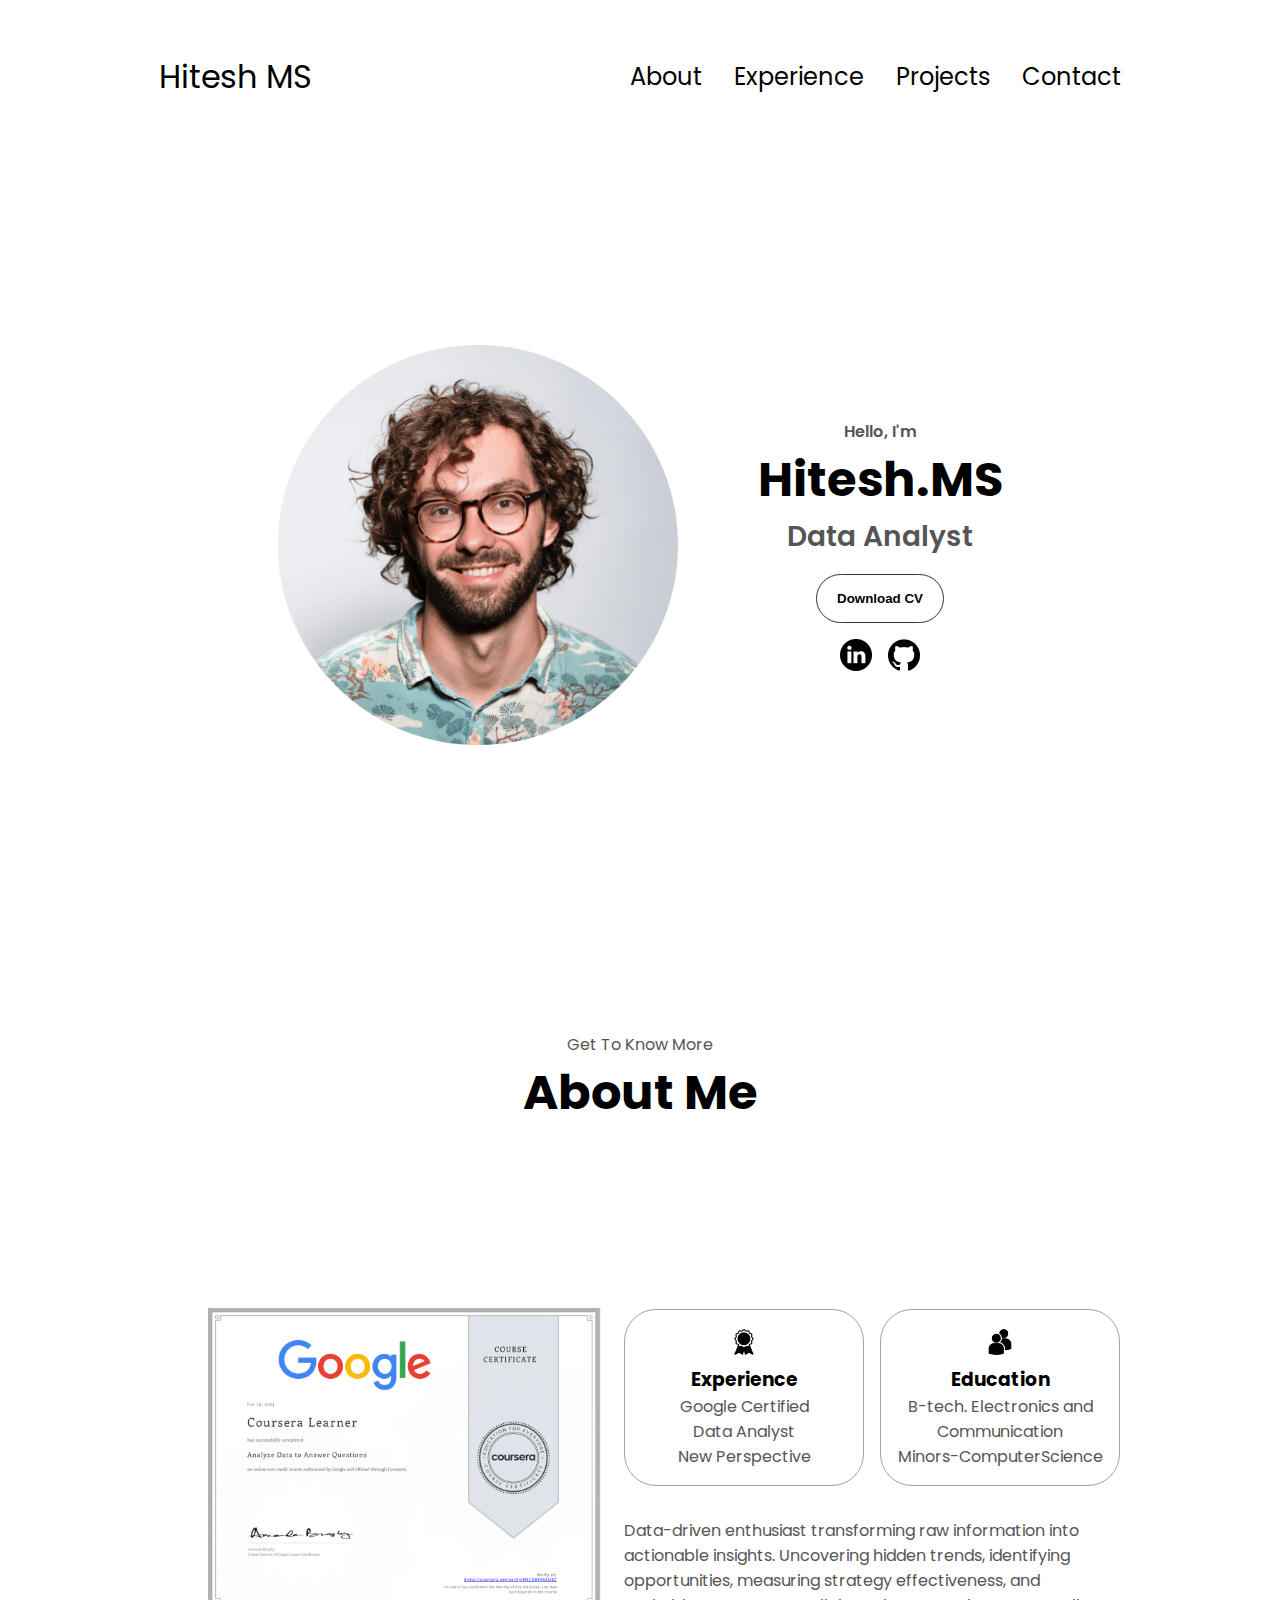
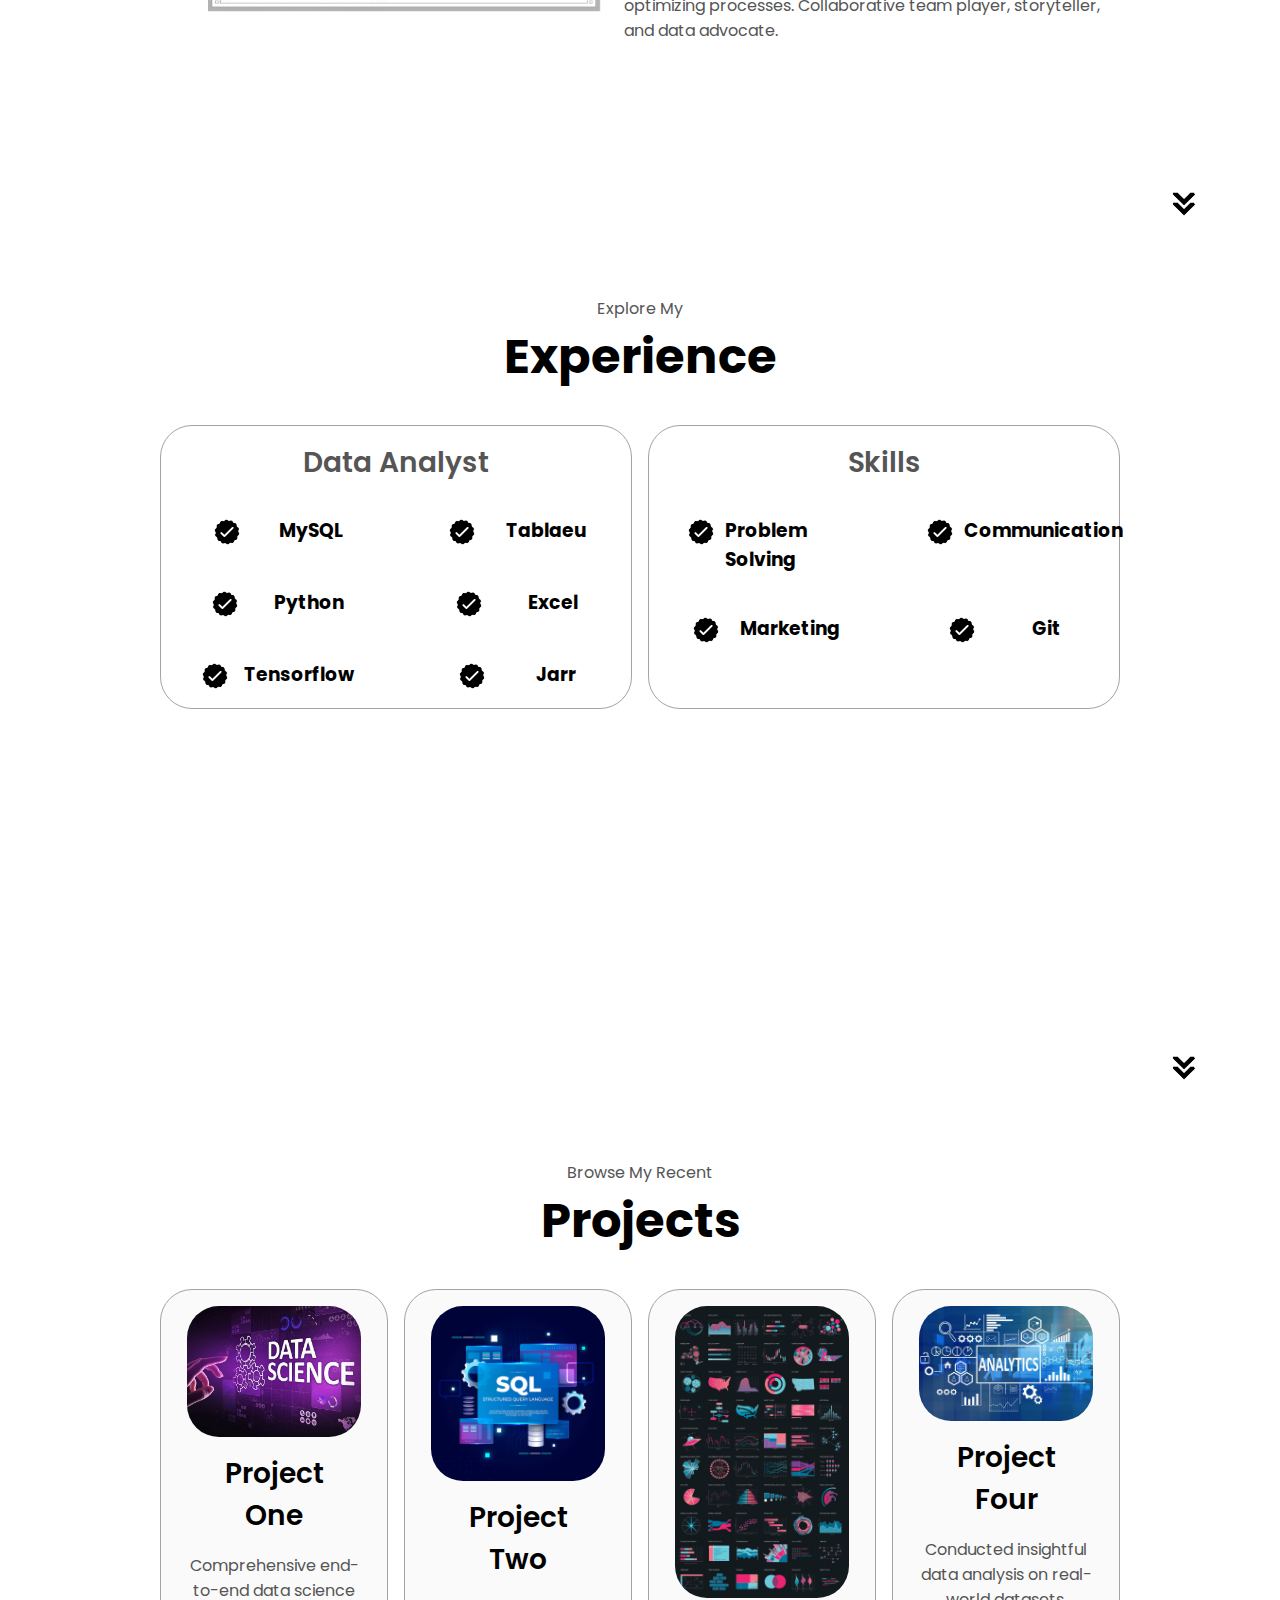
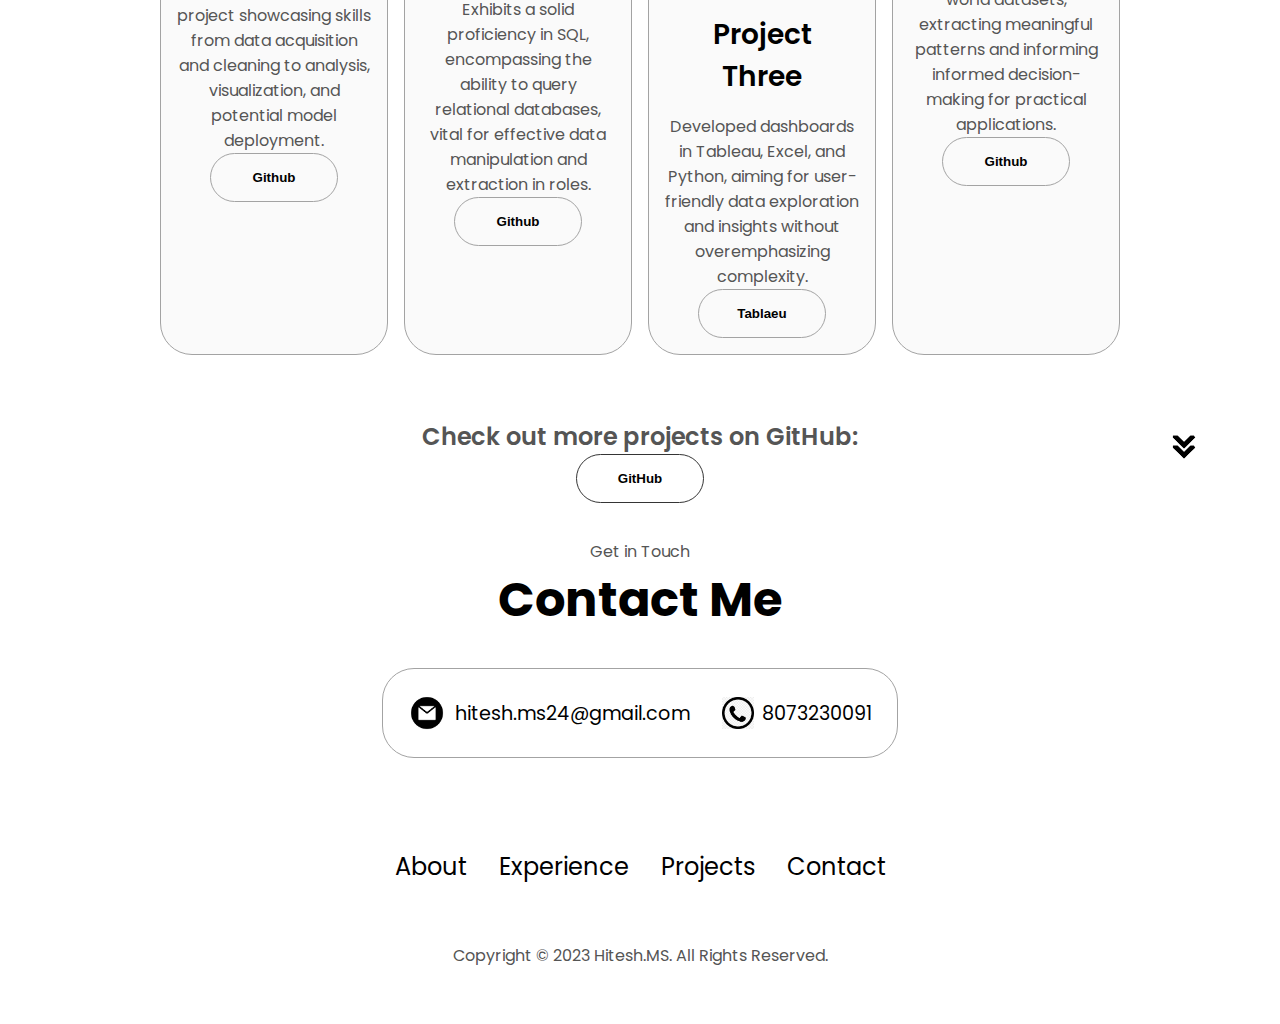
<file: hi.html>
<!DOCTYPE html>
<html lang="en">
  <head>
    <meta charset="UTF-8" />
    <meta http-equiv="X-UA-Compatible" content="IE=edge" />
    <meta name="viewport" content="width=device-width, initial-scale=1.0" />
    <title>My Portfolio</title>
    <link rel="stylesheet" href="style.css" />
    <link rel="stylesheet" href="mediaqueries.css" />
  </head>
  <body>
    <body>
        <nav id="desktop-nav">
          <div class="logo">Hitesh MS</div>
          <div>
            <ul class="nav-links">
              <li><a href="#about">About</a></li>
              <li><a href="#experience">Experience</a></li>
              <li><a href="#projects">Projects</a></li>
              <li><a href="#contact">Contact</a></li>
            </ul>
          </div>
        </nav>
        <nav id="hamburger-nav">
          <div class="logo">Hitesh.MS</div>
          <div class="hamburger-menu">
            <div class="hamburger-icon" onclick="toggleMenu()">
              <span></span>
              <span></span>
              <span></span>
            </div>
            <div class="menu-links">
              <li><a href="#about" onclick="toggleMenu()">About</a></li>
              <li><a href="#experience" onclick="toggleMenu()">Experience</a></li>
              <li><a href="#projects" onclick="toggleMenu()">Projects</a></li>
              <li><a href="#contact" onclick="toggleMenu()">Contact</a></li>
            </div>
          </div>
        </nav>
        <section id="profile">
          <div class="section__pic-container">
            <img src="./assets/profile-pic.png" alt="John Doe profile picture" />
          </div>
          <div class="section__text">
            <p class="section__text__p1">Hello, I'm</p>
            <h1 class="title">Hitesh.MS</h1>
            <p class="section__text__p2">Data Analyst</p>
            <div class="btn-container">
              <button
                class="btn btn-color-2"
                onclick="window.open('./assets/Resume_Hitesh_MS1-2.pdf')"
              >
                Download CV
              </button>
    
            </div>
            <div id="socials-container">
              <img
                src="./assets/linkedin.png"
                alt="My LinkedIn profile"
                class="icon"
                onclick="location.href='https://www.linkedin.com/in/hiteshjr24/'"
              />
              <img
                src="./assets/github.png"
                alt="My Github profile"
                class="icon"
                onclick="location.href='https://github.com/Hiteshjr24'"
              />
            </div>
          </div>
        </section>


    <section id="about">
      <p class="section__text__p1">Get To Know More</p>
      <h1 class="title">About Me</h1>
      <div class="section-container">
        <div class="section__pic-container">
          <!-- Replace the existing profile picture with the certification image -->
          <img
            src="./assets/r1SjAX-Coursera FNCGRY5XAU8Z-1.png"
            alt="Google Data Analysis Certification"
            class="about-pic"
          />
        </div>
        <div class="about-details-container">
          <div class="about-containers">
            <div class="details-container">
              <img
                src="./assets/experience.png"
                alt="Experience icon"
                class="icon"
              />
              <h3>Experience</h3>
              <p>Google Certified <br />Data Analyst<br />New Perspective</p>
            </div>
            <div class="details-container">
              <img
                src="./assets/education.png"
                alt="Education icon"
                class="icon"
              />
              <h3>Education</h3>
              <p>B-tech. Electronics and Communication<br />Minors-ComputerScience</p>
            </div>
          </div>
          <div class="text-container">
            <p>
              Data-driven enthusiast transforming raw information into actionable insights. Uncovering hidden trends, identifying opportunities, measuring strategy effectiveness, and optimizing processes. Collaborative team player, storyteller, and data advocate.            </p>
          </div>
        </div>
      </div>
      <img
        src="./assets/arrow.png"
        alt="Arrow icon"
        class="icon arrow"
        onclick="location.href='./#experience'"
      />
    </section>
    <section id="experience">
        <p class="section__text__p1">Explore My</p>
        <h1 class="title">Experience</h1>
        <div class="experience-details-container">
          <div class="about-containers">
            <div class="details-container">
              <h2 class="experience-sub-title">Data Analyst</h2>
              <div class="article-container">
                <article>
                  <img
                    src="./assets/checkmark.png"
                    alt="Experience icon"
                    class="icon"
                  />
                  <div>
                    <h3>MySQL</h3>
                  </div>
                </article>
                <article>
                  <img
                    src="./assets/checkmark.png"
                    alt="Experience icon"
                    class="icon"
                  />
                  <div>
                    <h3>Tablaeu</h3>
                  </div>
                </article>
                <article>
                  <img
                    src="./assets/checkmark.png"
                    alt="Experience icon"
                    class="icon"
                  />
                  <div>
                    <h3>Python</h3>
                  </div>
                </article>
                <article>
                  <img
                    src="./assets/checkmark.png"
                    alt="Experience icon"
                    class="icon"
                  />
                  <div>
                    <h3>Excel</h3>
                  </div>
                </article>
                <article>
                  <img
                    src="./assets/checkmark.png"
                    alt="Experience icon"
                    class="icon"
                  />
                  <div>
                    <h3>Tensorflow</h3>
                  </div>
                </article>
                <article>
                  <img
                    src="./assets/checkmark.png"
                    alt="Experience icon"
                    class="icon"
                  />
                  <div>
                    <h3>Jarr</h3>
                  </div>
                </article>
              </div>
            </div>
            <div class="details-container">
              <h2 class="experience-sub-title">Skills</h2>
              <div class="article-container">
                <article>
                  <img
                    src="./assets/checkmark.png"
                    alt="Experience icon"
                    class="icon"
                  />
                  <div>
                    <h3>Problem Solving</h3>
                  </div>
                </article>
                <article>
                  <img
                    src="./assets/checkmark.png"
                    alt="Experience icon"
                    class="icon"
                  />
                  <div>
                    <h3>Communication</h3>
                  </div>
                </article>
                <article>
                  <img
                    src="./assets/checkmark.png"
                    alt="Experience icon"
                    class="icon"
                  />
                  <div>
                    <h3>Marketing</h3>
                  </div>
                </article>
                <article>
                  <img
                    src="./assets/checkmark.png"
                    alt="Experience icon"
                    class="icon"
                  />
                  <div>
                    <h3>Git</h3>
                  </div>
                </article>
              </div>
            </div>
          </div>
        </div>
        <img
          src="./assets/arrow.png"
          alt="Arrow icon"
          class="icon arrow"
          onclick="location.href='./#projects'"
        />
      </section>
      <section id="projects">
        <p class="section__text__p1">Browse My Recent</p>
        <h1 class="title">Projects</h1>
        <div class="experience-details-container">
            <div class="about-containers">
                <!-- Project One -->
                <div class="details-container color-container">
                    <div class="article-container">
                        <img src="./assets/Top 17 Data Science Courses in Gurgaon - Henry Harvin.jpeg" alt="Project 1" class="project-img" />
                    </div>
                    <h2 class="experience-sub-title project-title">Project One</h2>
                    <p class="project-description">
                      Comprehensive end-to-end data science project showcasing skills from data acquisition and cleaning to analysis, visualization, and potential model deployment.
                    </p>
                    <div class="btn-container">
                        <button class="btn btn-color-2 project-btn" onclick="location.href='https://github.com/Hiteshjr24/ML_project'">
                            Github
                        </button>
                    </div>
                </div>
    
                <!-- Project Two -->
                <div class="details-container color-container">
                    <div class="article-container">
                        <img src="./assets/Free Vector _ Abstract technology sql illustration.jpeg" alt="Project 2" class="project-img" />
                    </div>
                    <h2 class="experience-sub-title project-title">Project Two</h2>
                    <p class="project-description">
                      Exhibits a solid proficiency in SQL, encompassing the ability to query relational databases, vital for effective data manipulation and extraction in roles.
                    </p>
                    <div class="btn-container">
                        <button class="btn btn-color-2 project-btn" onclick="location.href='https://github.com/Hiteshjr24/Notion_SQl_solution'">
                            Github
                        </button>
                    </div>
                </div>
    
                <!-- Project Three -->
                <div class="details-container color-container">
                    <div class="article-container">
                        <img src="./assets/Data Viz Redesign.jpeg" alt="Project 3" class="project-img" />
                    </div>
                    <h2 class="experience-sub-title project-title">Project Three</h2>
                    <p class="project-description">
                      Developed dashboards in Tableau, Excel, and Python, aiming for user-friendly data exploration and insights without overemphasizing complexity.</br>
                    </p>
                    <div class="btn-container">
                        <button class="btn btn-color-2 project-btn" onclick="location.href='https://public.tableau.com/app/profile/hitesh.ms/vizzes'">
                            Tablaeu
                        </button>
                    </div>
                </div>
    
                <!-- Project Four -->
                <div class="details-container color-container">
                    <div class="article-container">
                        <img src="./assets/Google Analytics _ Top 10 Des Alternatives Respectueuses Du RGPD.jpeg" alt="Project 4" class="project-img" />
                    </div>
                    <h2 class="experience-sub-title project-title">Project Four</h2>
                    <p class="project-description">
                      Conducted insightful data analysis on real-world datasets, extracting meaningful patterns and informing informed decision-making for practical applications.
                    </p>
                    <div class="btn-container">
                        <button class="btn btn-color-2 project-btn" onclick="location.href='https://github.com/Hiteshjr24/Python_data_Analysis'">
                            Github
                        </button>
                    </div>
                </div>
            </div>
        </div>
        <img src="./assets/arrow.png" alt="Arrow icon" class="icon arrow" onclick="location.href='./#contact'" />
  
        <div class="github-link-container">
          <p>Check out more projects on GitHub:</p>
          <a href="https://github.com/Hiteshjr24?tab=repositories" target="_blank" rel="noopener noreferrer">
              <button class="btn btn-color-2">GitHub</button>
          </a>
      </div>
  
      <img src="./assets/arrow.png" alt="Arrow icon" class="icon arrow" onclick="location.href='./#contact'" />
    </section>
    
      <section id="contact">
        <p class="section__text__p1">Get in Touch</p>
        <h1 class="title">Contact Me</h1>
        <div class="contact-info-upper-container">
          <div class="contact-info-container">
            <img
              src="./assets/email.png"
              alt="Email icon"
              class="icon contact-icon email-icon"
            />
            <p><a href="mailto:examplemail@gmail.com">hitesh.ms24@gmail.com</a></p>
          </div>
          <div class="contact-info-container">
            <img
              src="./assets/download.png"
              alt="LinkedIn icon"
              class="icon contact-icon"
            />
            <p><a href="https://www.linkedin.com">8073230091</a></p>
          </div>
        </div>
      </section>
      <footer>
        <nav>
          <div class="nav-links-container">
            <ul class="nav-links">
              <li><a href="#about">About</a></li>
              <li><a href="#experience">Experience</a></li>
              <li><a href="#projects">Projects</a></li>
              <li><a href="#contact">Contact</a></li>
            </ul>
          </div>
        </nav>
        <p>Copyright &#169; 2023 Hitesh.MS. All Rights Reserved.</p>
      </footer>
      <script src="script.js"></script>
    </body>
  </html>
  

  </body>
</html>
</file>
<file: style.css>
/* GENERAL */

@import url("https://fonts.googleapis.com/css2?family=Poppins:wght@300;400;500;600&display=swap");

* {
  margin: 0;
  padding: 0;
}

body {
  font-family: "Poppins", sans-serif;
}

html {
  scroll-behavior: smooth;
}

p {
  color: rgb(85, 85, 85);
}

/* TRANSITION */

a,
.btn {
  transition: all 300ms ease;
}

/* DESKTOP NAV */

nav,
.nav-links {
  display: flex;
}

nav {
  justify-content: space-around;
  align-items: center;
  height: 17vh;
}

.nav-links {
  gap: 2rem;
  list-style: none;
  font-size: 1.5rem;
}

a {
  color: black;
  text-decoration: none;
  text-decoration-color: white;
}

a:hover {
  color: grey;
  text-decoration: underline;
  text-underline-offset: 1rem;
  text-decoration-color: rgb(181, 181, 181);
}

.logo {
  font-size: 2rem;
}

.logo:hover {
  cursor: default;
}

/* HAMBURGER MENU */

#hamburger-nav {
  display: none;
}

.hamburger-menu {
  position: relative;
  display: inline-block;
}

.hamburger-icon {
  display: flex;
  flex-direction: column;
  justify-content: space-between;
  height: 24px;
  width: 30px;
  cursor: pointer;
}

.hamburger-icon span {
  width: 100%;
  height: 2px;
  background-color: black;
  transition: all 0.3 ease-in-out;
}

.menu-links {
  position: absolute;
  top: 100%;
  right: 0;
  background-color: white;
  width: fit-content;
  max-height: 0;
  overflow: hidden;
  transition: all 0.3 ease-in-out;
}

.menu-links a {
  display: block;
  padding: 10px;
  text-align: center;
  font-size: 1.5rem;
  color: black;
  text-decoration: none;
  transition: all 0.3 ease-in-out;
}

.menu-links li {
  list-style: none;
}

.menu-links.open {
  max-height: 300px;
}

.hamburger-icon.open span:first-child {
  transform: rotate(45deg) translate(10px, 5px);
}

.hamburger-icon.open span:nth-child(2) {
  opacity: 0;
}

.hamburger-icon.open span:last-child {
  transform: rotate(-45deg) translate(10px, -5px);
}

.hamburger-icon span:first-child {
  transform: none;
}

.hamburger-icon span:first-child {
  opacity: 1;
}

.hamburger-icon span:first-child {
  transform: none;
}

/* SECTIONS */

section {
  padding-top: 4vh;
  height: 96vh;
  margin: 0 10rem;
  box-sizing: border-box;
  min-height: fit-content;
}

.section-container {
  display: flex;
}

/* PROFILE SECTION */

#profile {
  display: flex;
  justify-content: center;
  gap: 5rem;
  height: 80vh;
}

.section__pic-container {
  display: flex;
  height: 400px;
  width: 400px;
  margin: auto 0;
}

.section__text {
  align-self: center;
  text-align: center;
}

.section__text p {
  font-weight: 600;
}

.section__text__p1 {
  text-align: center;
}

.section__text__p2 {
  font-size: 1.75rem;
  margin-bottom: 1rem;
}

.title {
  font-size: 3rem;
  text-align: center;
}

#socials-container {
  display: flex;
  justify-content: center;
  margin-top: 1rem;
  gap: 1rem;
}

/* ICONS */

.icon {
  cursor: pointer;
  height: 2rem;
}

/* BUTTONS */

.btn-container {
  display: flex;
  justify-content: center;
  gap: 1rem;
}

.btn {
  font-weight: 600;
  transition: all 300ms ease;
  padding: 1rem;
  width: 8rem;
  border-radius: 2rem;
}

.btn-color-1,
.btn-color-2 {
  border: rgb(53, 53, 53) 0.1rem solid;
}

.btn-color-1:hover,
.btn-color-2:hover {
  cursor: pointer;
}

.btn-color-1,
.btn-color-2:hover {
  background: rgb(53, 53, 53);
  color: white;
}

.btn-color-1:hover {
  background: rgb(0, 0, 0);
}

.btn-color-2 {
  background: none;
}

.btn-color-2:hover {
  border: rgb(255, 255, 255) 0.1rem solid;
}

.btn-container {
  gap: 1rem;
}

/* ABOUT SECTION */

#about {
  position: relative;
}

.about-containers {
  gap: 1rem;
  margin-bottom: 2rem;
  margin-top: 2rem;
}

.about-details-container {
  justify-content: center;
  flex-direction: column;
}

.about-containers,
.about-details-container {
  display: flex;
}

.about-pic {
  border-radius: 2rem;
  padding:3rem; /* Add padding to the right of the image */
}


.arrow {
  position: absolute;
  right: -5rem;
  bottom: 2.5rem;
}

.details-container {
  padding: 1rem;
  flex: 1;
  background: white;
  border-radius: 2rem;
  border: rgb(53, 53, 53) 0.1rem solid;
  border-color: rgb(163, 163, 163);
  text-align: center;
}

.section-container {
  gap: 4rem;
  height: 80%;
}

.section__pic-container {
  height: 400px;
  width: 400px;
  margin: auto 0;
}

/* EXPERIENCE SECTION */

#experience {
  position: relative;
}

.experience-sub-title {
  color: rgb(85, 85, 85);
  font-weight: 600;
  font-size: 1.75rem;
  margin-bottom: 2rem;
}

.experience-details-container {
  display: flex;
  justify-content: center;
  flex-direction: column;
}

.article-container {
  display: flex;
  text-align: initial;
  flex-wrap: wrap;
  flex-direction: row;
  gap: 2.5rem;
  justify-content: space-around;
}

article {
  display: flex;
  width: 10rem;
  justify-content: space-around;
  gap: 0.5rem;
}

article .icon {
  cursor: default;
}

/* PROJECTS SECTION */

#projects {
  position: relative;
}

.color-container {
  border-color: rgb(163, 163, 163);
  background: rgb(250, 250, 250);
}

.project-img {
  border-radius: 2rem;
  width: 90%;
  height: 90%;
}

.project-title {
  margin: 1rem;
  color: black;
}

.project-btn {
  color: black;
  border-color: rgb(163, 163, 163);
}

/* CONTACT */

#contact {
  display: flex;
  justify-content: center;
  flex-direction: column;
  height: 70vh;
}

.contact-info-upper-container {
  display: flex;
  justify-content: center;
  border-radius: 2rem;
  border: rgb(53, 53, 53) 0.1rem solid;
  border-color: rgb(163, 163, 163);
  background: (250, 250, 250);
  margin: 2rem auto;
  padding: 0.5rem;
}

.contact-info-container {
  display: flex;
  align-items: center;
  justify-content: center;
  gap: 0.5rem;
  margin: 1rem;
}

.contact-info-container p {
  font-size: larger;
}

.contact-icon {
  cursor: default;
}

.email-icon {
  height: 2.5rem;
}

/* FOOTER SECTION */

footer {
  height: 26vh;
  margin: 0 1rem;
}

footer p {
  text-align: center;
}

/* Add this CSS code to your existing stylesheet */

.github-link-container {
  text-align: center;
  margin-top: 2rem;
}

.github-link-container p {
  font-size: 1.5rem;
  font-weight: 600;
}

.github-link-container a {
  text-decoration: none;
}

.github-link-container button {
  padding: 1rem;
  width: 8rem;
  border-radius: 2rem;
  font-weight: 600;
  transition: all 300ms ease;
}

.github-link-container button:hover {
  cursor: pointer;
  background: rgb(53, 53, 53);
  color: white;
  border: rgb(255, 255, 255) 0.1rem solid;
}

.icon.arrow {
  margin-top: 1rem;
  cursor: pointer;
  height: 2rem;
}
</file>
<file: mediaqueries.css>
@media screen and (max-width: 1400px) {
  #profile {
    height: 83vh;
    margin-bottom: 6rem;
  }
  .about-containers {
    flex-wrap: wrap;
  }
  #contact,
  #projects {
    height: fit-content;
  }
}

@media screen and (max-width: 1200px) {
  #desktop-nav {
    display: none;
  }
  #hamburger-nav {
    display: flex;
  }
  #experience,
  .experience-details-container {
    margin-top: 2rem;
  }
  #profile,
  .section-container {
    display: block;
  }
  .arrow {
    display: none;
  }
  section,
  .section-container {
    height: fit-content;
  }
  section {
    margin: 0 5%;
  }
  .section__pic-container {
    width: 275px;
    height: 275px;
    margin: 0 auto 2rem;
  }
  .about-containers {
    margin-top: 0;
  }
}

@media screen and (max-width: 600px) {
  #contact,
  footer {
    height: 40vh;
  }
  #profile {
    height: 83vh;
    margin-bottom: 0;
  }
  article {
    font-size: 1rem;
  }
  footer nav {
    height: fit-content;
    margin-bottom: 2rem;
  }
  .about-containers,
  .contact-info-upper-container,
  .btn-container {
    flex-wrap: wrap;
  }
  .contact-info-container {
    margin: 0;
  }
  .contact-info-container p,
  .nav-links li a {
    font-size: 1rem;
  }
  .experience-sub-title {
    font-size: 1.25rem;
  }
  .logo {
    font-size: 1.5rem;
  }
  .nav-links {
    flex-direction: column;
    gap: 0.5rem;
    text-align: center;
  }
  .section__pic-container {
    width: auto;
    height: 46vw;
    justify-content: center;
  }
  .section__text__p2 {
    font-size: 1.25rem;
  }
  .title {
    font-size: 2rem;
  }
  .text-container {
    text-align: justify;
  }
}
</file>
